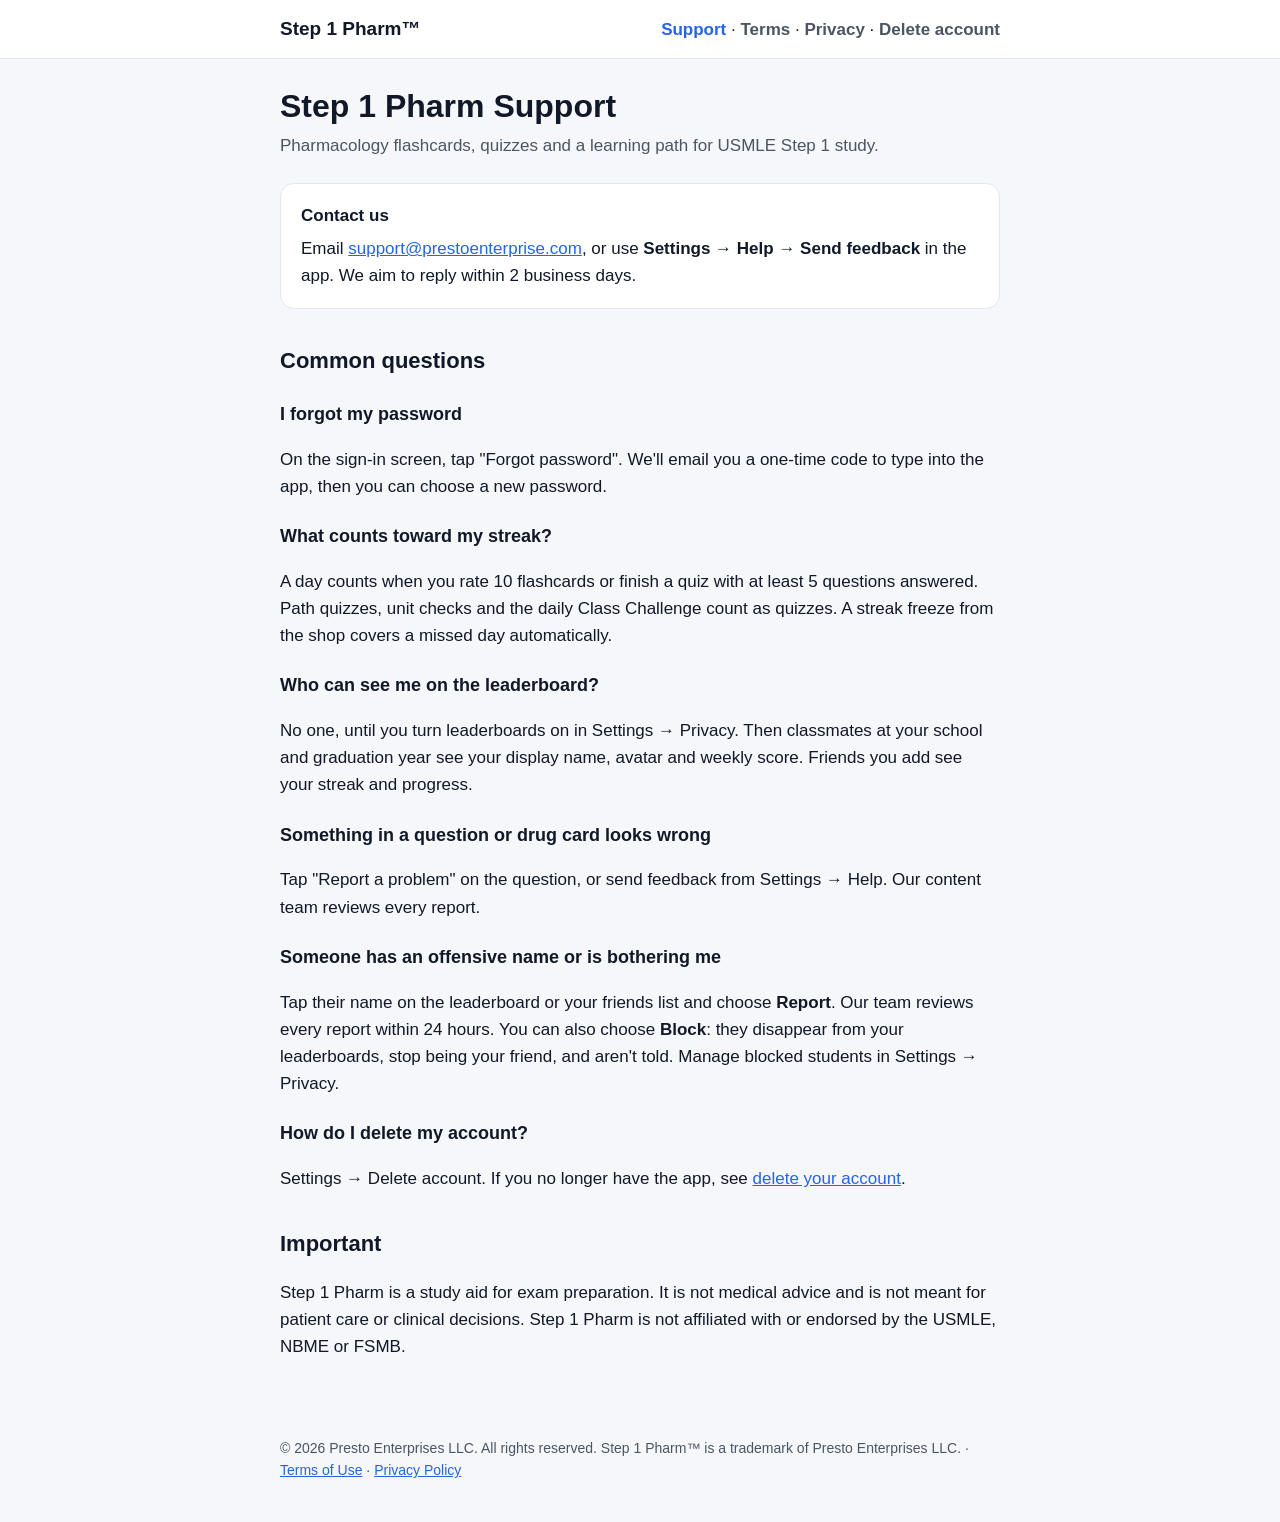
<file: index.html>
<!doctype html>
<html lang="en">
<head>
<meta charset="utf-8">
<meta name="viewport" content="width=device-width, initial-scale=1">
<title>Support · Step 1 Pharm</title>
<meta name="description" content="Help and contact for Step 1 Pharm, the pharmacology study app for medical students.">
<link rel="stylesheet" href="style.css">
</head>
<body>
<header><div class="bar">
  <a class="brand" href="./">Step 1 Pharm™</a>
  <nav><a href="./" aria-current="page">Support</a> · <a href="terms.html">Terms</a> · <a href="privacy.html">Privacy</a> · <a href="delete-account.html">Delete account</a></nav>
</div></header>
<main>
<h1>Step 1 Pharm Support</h1>
<p class="meta">Pharmacology flashcards, quizzes and a learning path for USMLE Step 1 study.</p>

<div class="card">
  <strong>Contact us</strong>
  <p style="margin: 6px 0 0">Email <a href="mailto:support@prestoenterprise.com">support@prestoenterprise.com</a>, or use <strong>Settings → Help → Send feedback</strong> in the app. We aim to reply within 2 business days.</p>
</div>

<h2>Common questions</h2>

<h3>I forgot my password</h3>
<p>On the sign-in screen, tap "Forgot password". We'll email you a one-time code to type into the app, then you can choose a new password.</p>

<h3>What counts toward my streak?</h3>
<p>A day counts when you rate 10 flashcards or finish a quiz with at least 5 questions answered. Path quizzes, unit checks and the daily Class Challenge count as quizzes. A streak freeze from the shop covers a missed day automatically.</p>

<h3>Who can see me on the leaderboard?</h3>
<p>No one, until you turn leaderboards on in Settings → Privacy. Then classmates at your school and graduation year see your display name, avatar and weekly score. Friends you add see your streak and progress.</p>

<h3>Something in a question or drug card looks wrong</h3>
<p>Tap "Report a problem" on the question, or send feedback from Settings → Help. Our content team reviews every report.</p>

<h3>Someone has an offensive name or is bothering me</h3>
<p>Tap their name on the leaderboard or your friends list and choose <strong>Report</strong>. Our team reviews every report within 24 hours. You can also choose <strong>Block</strong>: they disappear from your leaderboards, stop being your friend, and aren't told. Manage blocked students in Settings → Privacy.</p>

<h3>How do I delete my account?</h3>
<p>Settings → Delete account. If you no longer have the app, see <a href="delete-account.html">delete your account</a>.</p>

<h2>Important</h2>
<p>Step 1 Pharm is a study aid for exam preparation. It is not medical advice and is not meant for patient care or clinical decisions. Step 1 Pharm is not affiliated with or endorsed by the USMLE, NBME or FSMB.</p>
</main>
<footer>© 2026 Presto Enterprises LLC. All rights reserved. Step 1 Pharm™ is a trademark of Presto Enterprises LLC. · <a href="terms.html">Terms of Use</a> · <a href="privacy.html">Privacy Policy</a></footer>
</body>
</html>
</file>
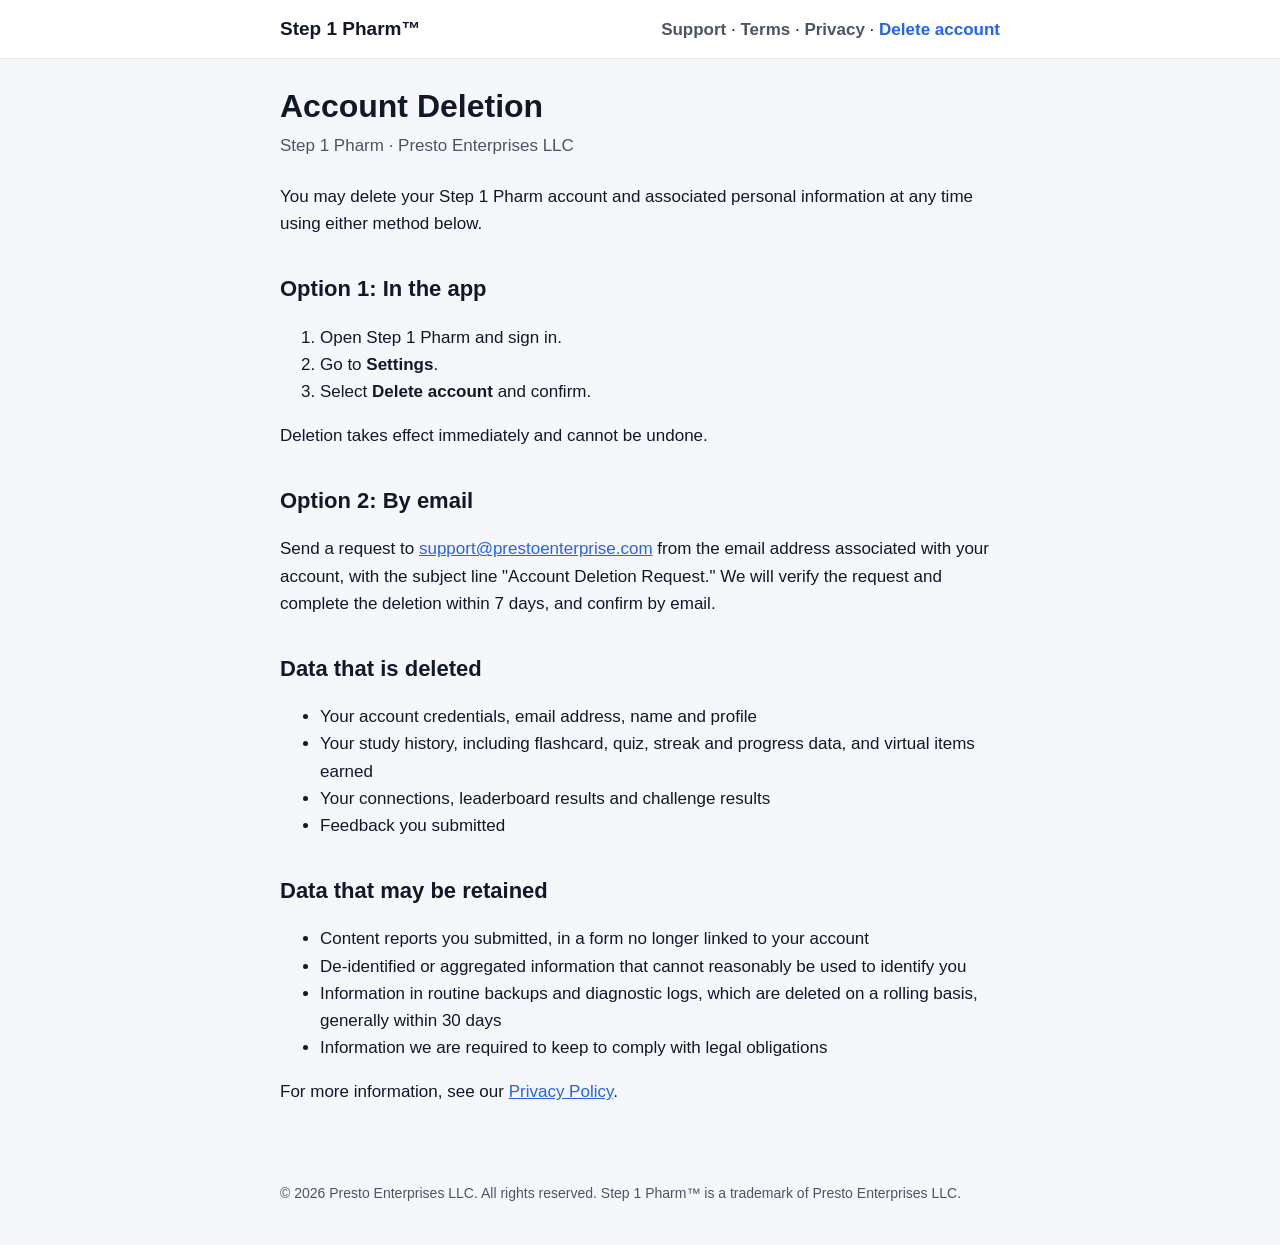
<file: delete-account.html>
<!doctype html>
<html lang="en">
<head>
<meta charset="utf-8">
<meta name="viewport" content="width=device-width, initial-scale=1">
<title>Account Deletion · Step 1 Pharm</title>
<meta name="description" content="How to delete your Step 1 Pharm account and data.">
<link rel="stylesheet" href="style.css">
</head>
<body>
<header><div class="bar">
  <a class="brand" href="./">Step 1 Pharm™</a>
  <nav><a href="./">Support</a> · <a href="terms.html">Terms</a> · <a href="privacy.html">Privacy</a> · <a href="delete-account.html" aria-current="page">Delete account</a></nav>
</div></header>
<main>
<h1>Account Deletion</h1>
<p class="meta">Step 1 Pharm · Presto Enterprises LLC</p>

<p>You may delete your Step 1 Pharm account and associated personal information at any time using either method below.</p>

<h2>Option 1: In the app</h2>
<ol>
  <li>Open Step 1 Pharm and sign in.</li>
  <li>Go to <strong>Settings</strong>.</li>
  <li>Select <strong>Delete account</strong> and confirm.</li>
</ol>
<p>Deletion takes effect immediately and cannot be undone.</p>

<h2>Option 2: By email</h2>
<p>Send a request to <a href="mailto:support@prestoenterprise.com?subject=Account%20Deletion%20Request">support@prestoenterprise.com</a> from the email address associated with your account, with the subject line "Account Deletion Request." We will verify the request and complete the deletion within 7 days, and confirm by email.</p>

<h2>Data that is deleted</h2>
<ul>
  <li>Your account credentials, email address, name and profile</li>
  <li>Your study history, including flashcard, quiz, streak and progress data, and virtual items earned</li>
  <li>Your connections, leaderboard results and challenge results</li>
  <li>Feedback you submitted</li>
</ul>

<h2>Data that may be retained</h2>
<ul>
  <li>Content reports you submitted, in a form no longer linked to your account</li>
  <li>De-identified or aggregated information that cannot reasonably be used to identify you</li>
  <li>Information in routine backups and diagnostic logs, which are deleted on a rolling basis, generally within 30 days</li>
  <li>Information we are required to keep to comply with legal obligations</li>
</ul>
<p>For more information, see our <a href="privacy.html">Privacy Policy</a>.</p>
</main>
<footer>© 2026 Presto Enterprises LLC. All rights reserved. Step 1 Pharm™ is a trademark of Presto Enterprises LLC.</footer>
</body>
</html>
</file>
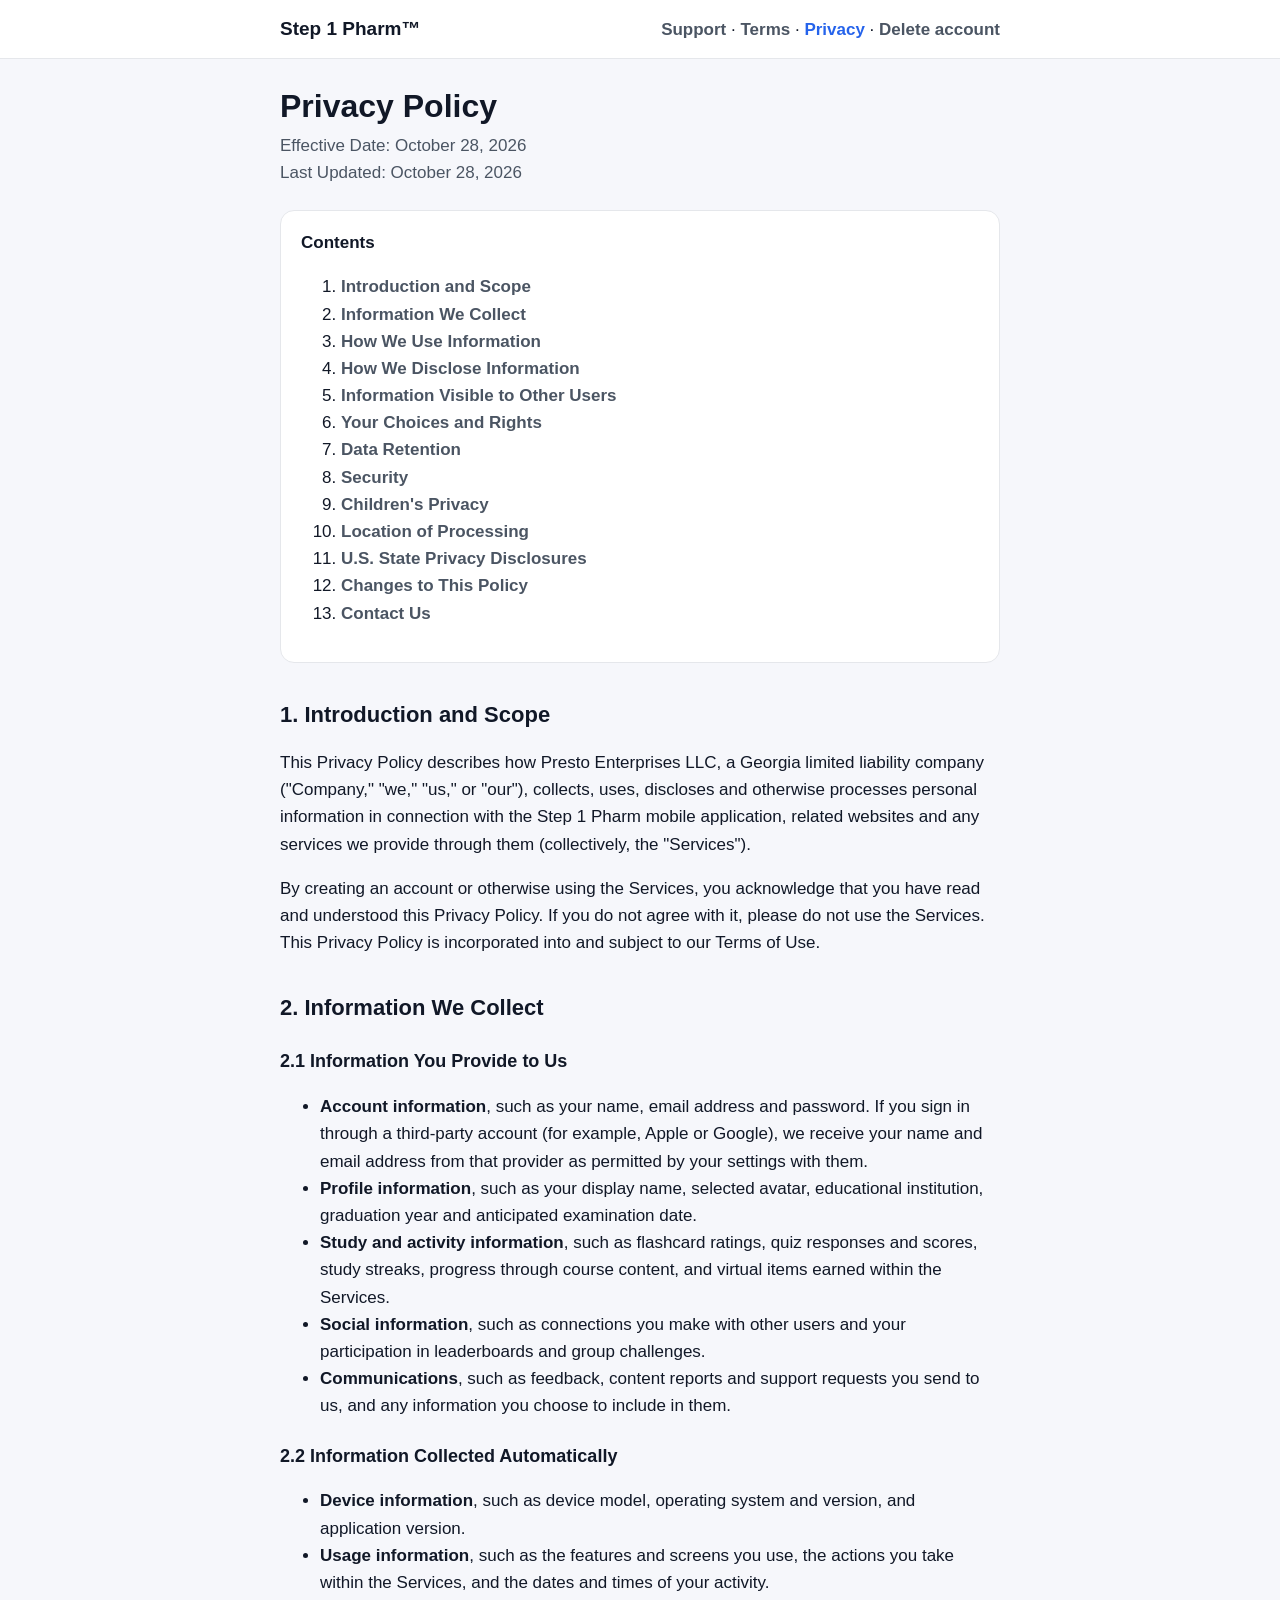
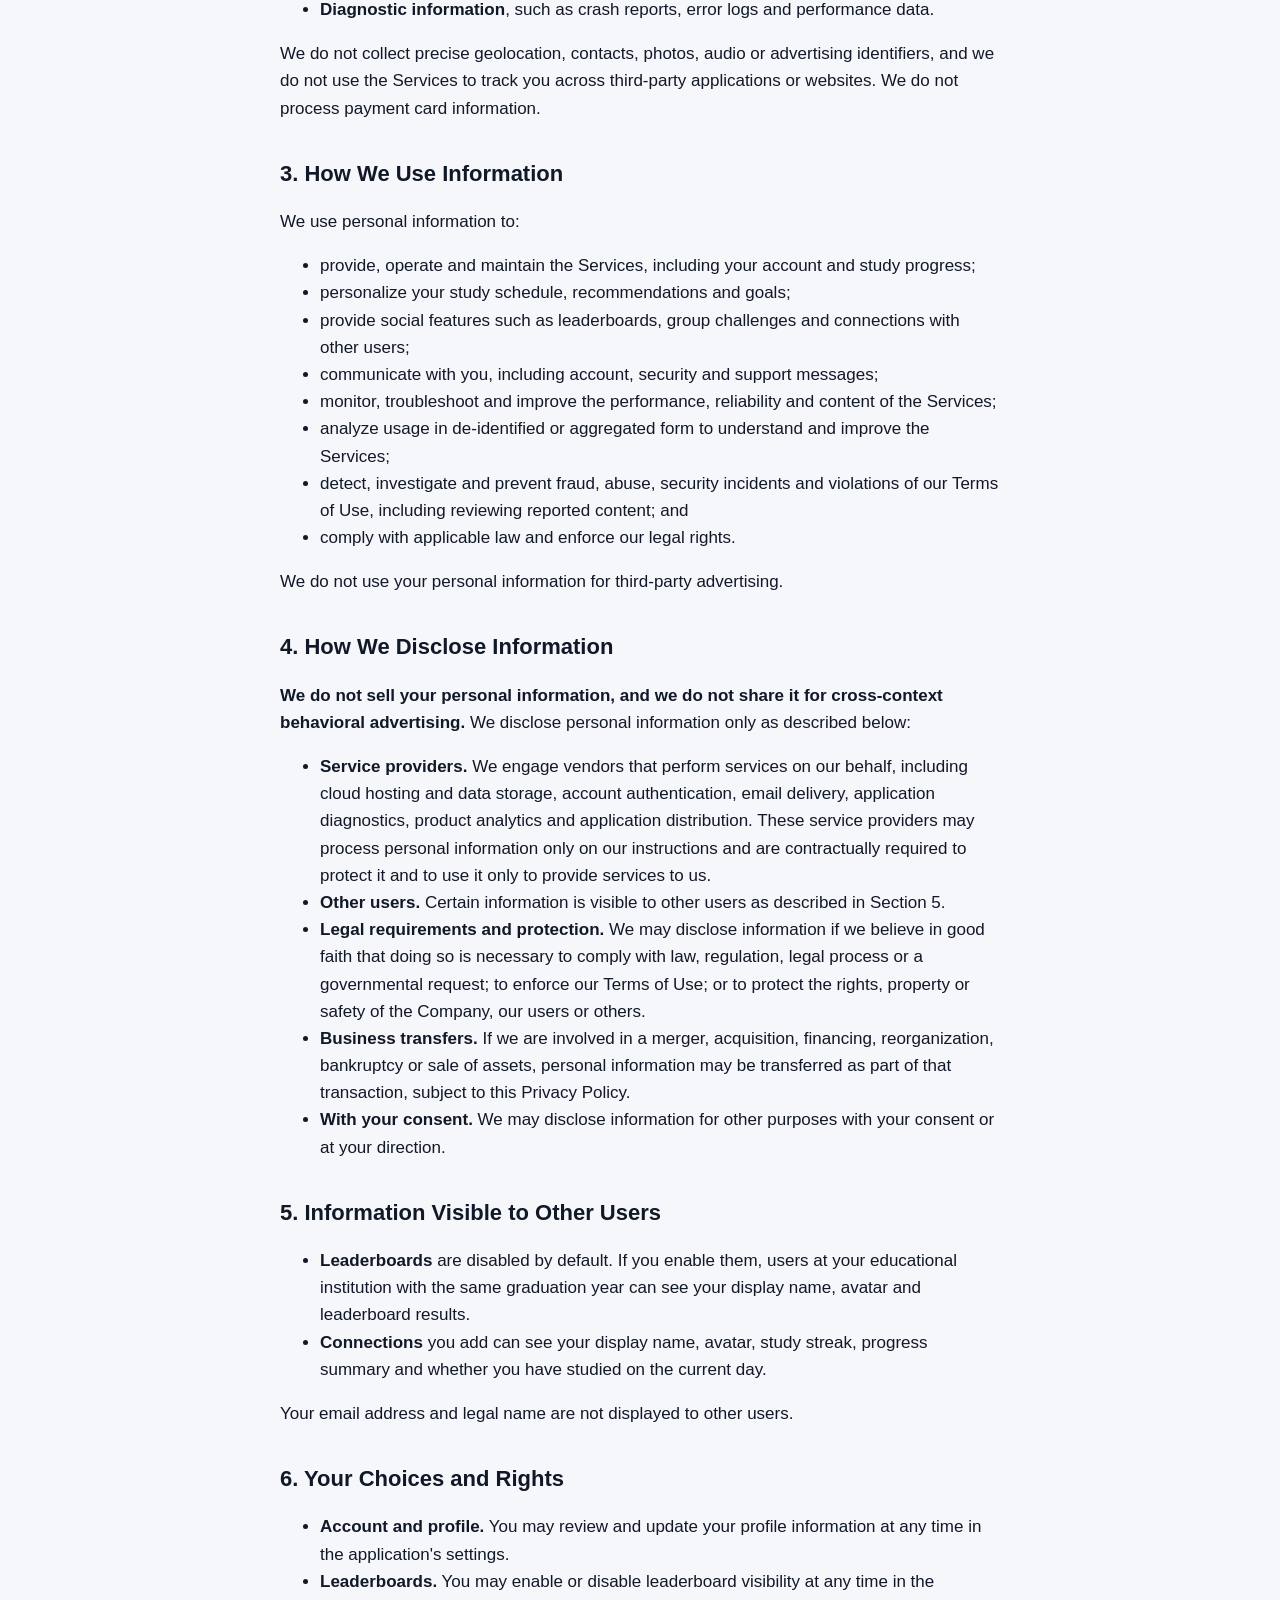
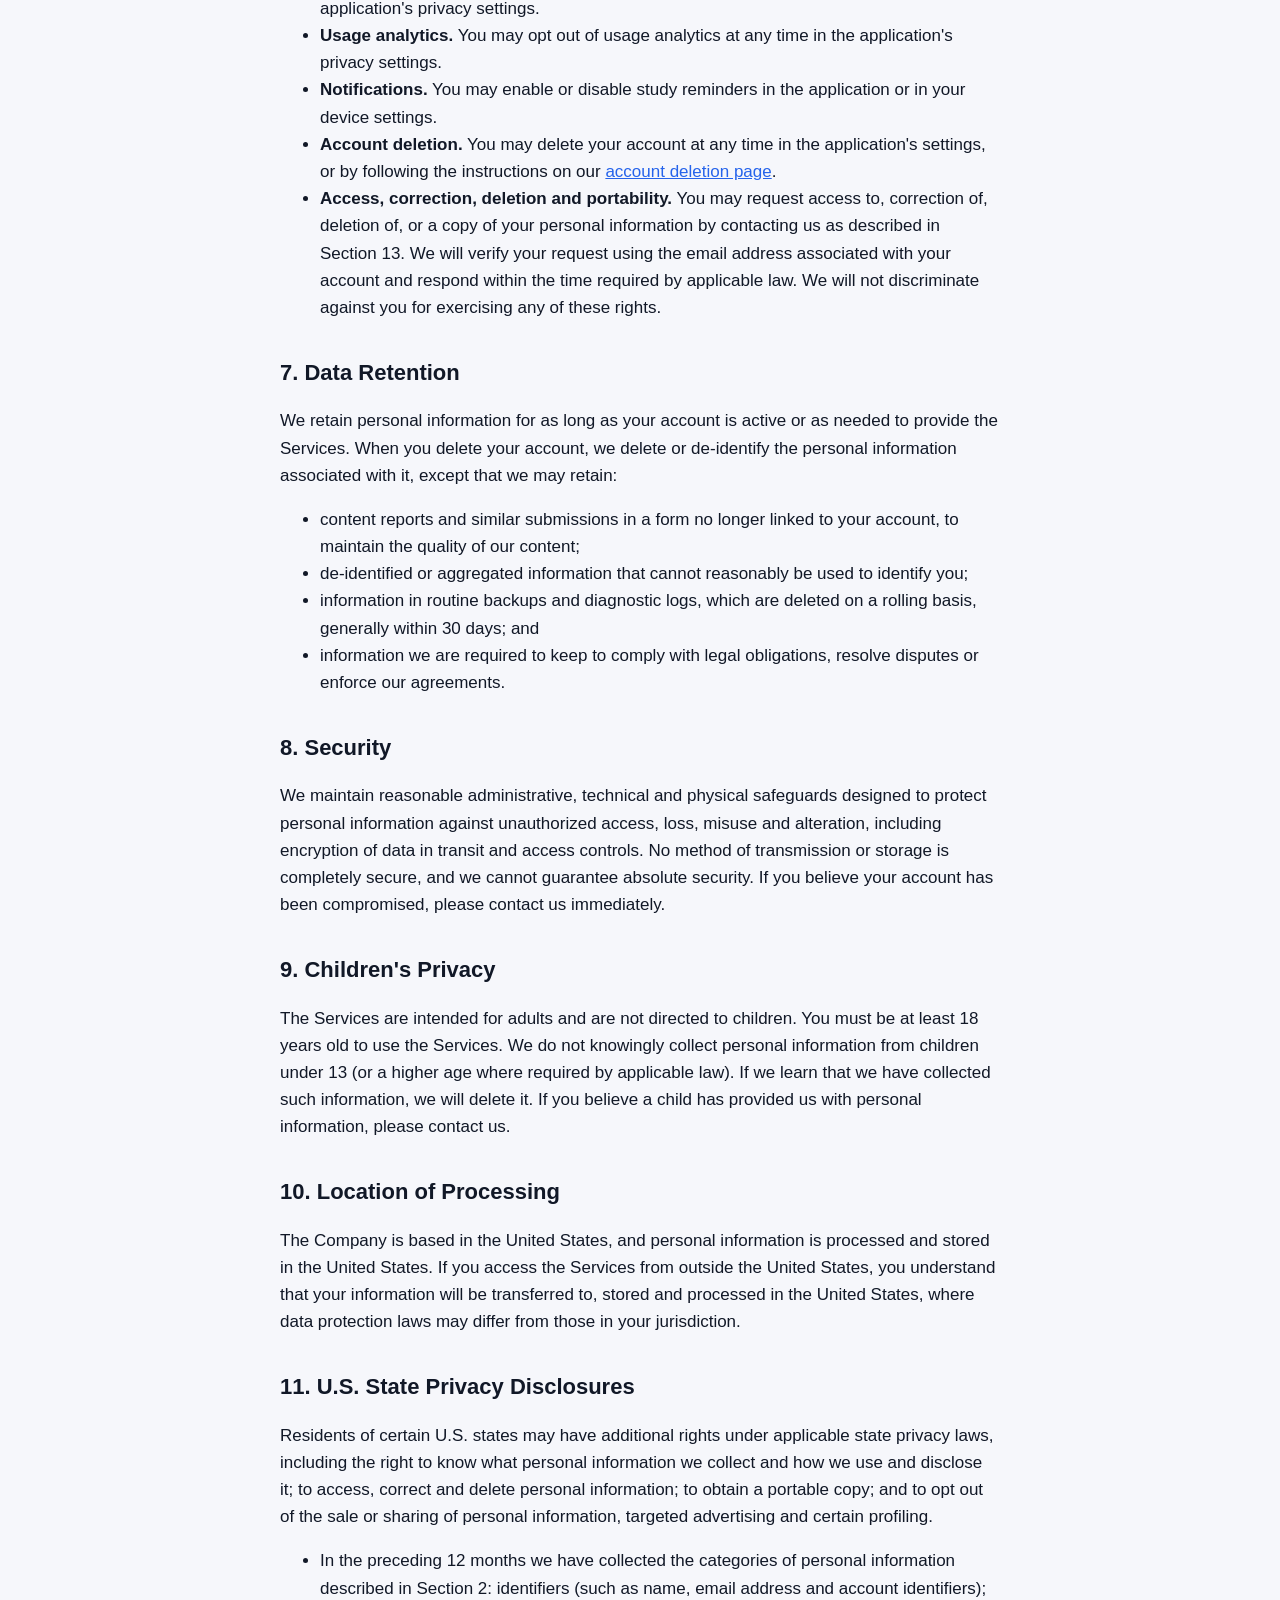
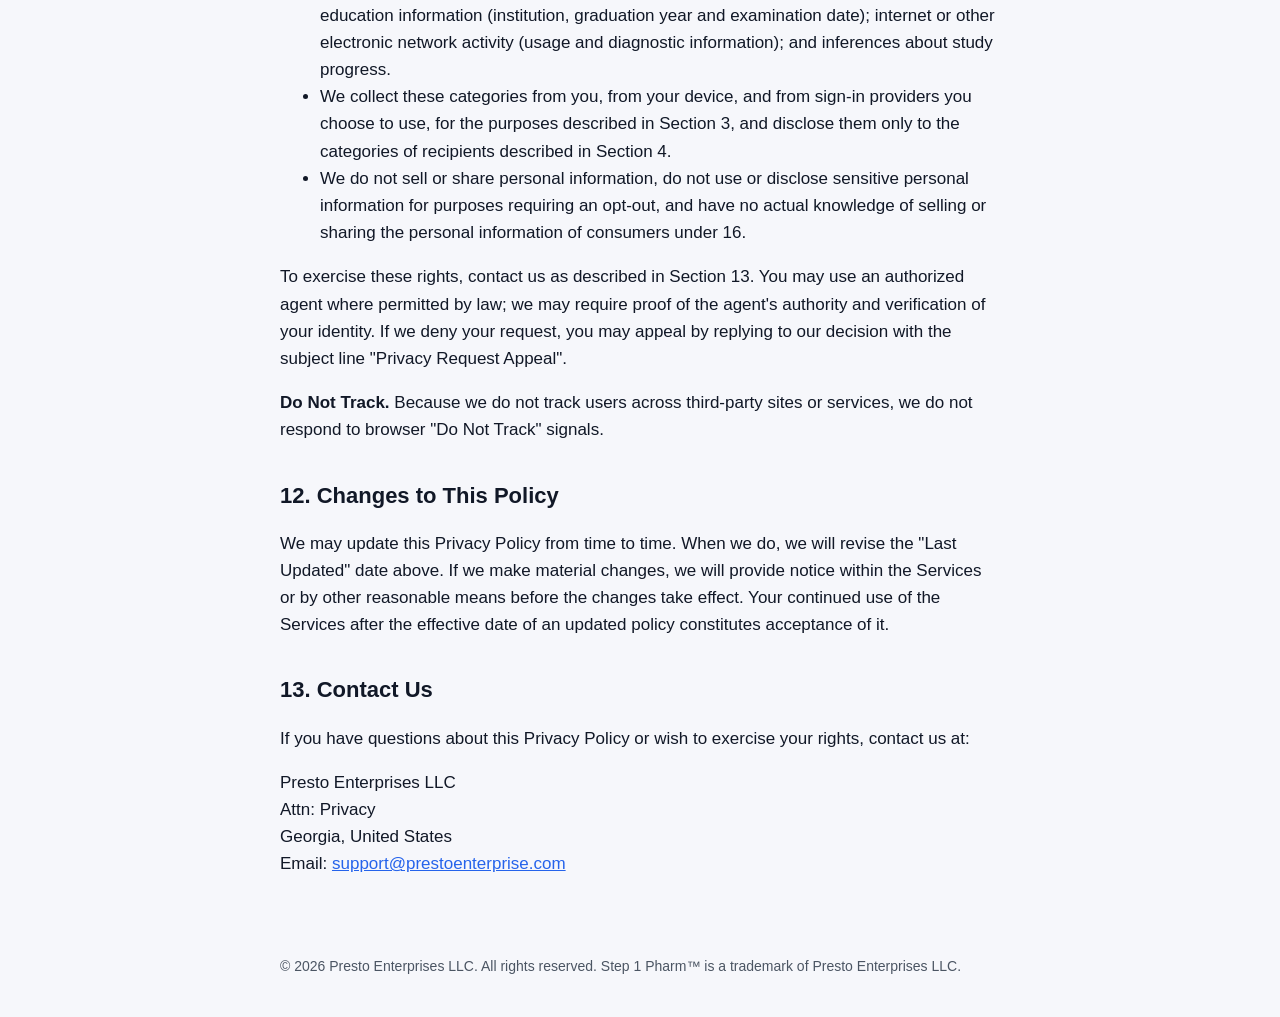
<file: privacy.html>
<!doctype html>
<html lang="en">
<head>
<meta charset="utf-8">
<meta name="viewport" content="width=device-width, initial-scale=1">
<title>Privacy Policy · Step 1 Pharm</title>
<meta name="description" content="Privacy Policy for the Step 1 Pharm mobile application, operated by Presto Enterprises LLC.">
<link rel="stylesheet" href="style.css">
</head>
<body>
<header><div class="bar">
  <a class="brand" href="./">Step 1 Pharm™</a>
  <nav><a href="./">Support</a> · <a href="terms.html">Terms</a> · <a href="privacy.html" aria-current="page">Privacy</a> · <a href="delete-account.html">Delete account</a></nav>
</div></header>
<main>
<h1>Privacy Policy</h1>
<p class="meta">Effective Date: October 28, 2026<br>Last Updated: October 28, 2026</p>

<nav class="card" aria-label="Contents">
  <strong>Contents</strong>
  <ol>
    <li><a href="#scope">Introduction and Scope</a></li>
    <li><a href="#collect">Information We Collect</a></li>
    <li><a href="#use">How We Use Information</a></li>
    <li><a href="#disclose">How We Disclose Information</a></li>
    <li><a href="#visibility">Information Visible to Other Users</a></li>
    <li><a href="#choices">Your Choices and Rights</a></li>
    <li><a href="#retention">Data Retention</a></li>
    <li><a href="#security">Security</a></li>
    <li><a href="#children">Children's Privacy</a></li>
    <li><a href="#location">Location of Processing</a></li>
    <li><a href="#state">U.S. State Privacy Disclosures</a></li>
    <li><a href="#changes">Changes to This Policy</a></li>
    <li><a href="#contact">Contact Us</a></li>
  </ol>
</nav>

<h2 id="scope">1. Introduction and Scope</h2>
<p>This Privacy Policy describes how Presto Enterprises LLC, a Georgia limited liability company ("Company," "we," "us," or "our"), collects, uses, discloses and otherwise processes personal information in connection with the Step 1 Pharm mobile application, related websites and any services we provide through them (collectively, the "Services").</p>
<p>By creating an account or otherwise using the Services, you acknowledge that you have read and understood this Privacy Policy. If you do not agree with it, please do not use the Services. This Privacy Policy is incorporated into and subject to our Terms of Use.</p>

<h2 id="collect">2. Information We Collect</h2>
<h3>2.1 Information You Provide to Us</h3>
<ul>
  <li><strong>Account information</strong>, such as your name, email address and password. If you sign in through a third-party account (for example, Apple or Google), we receive your name and email address from that provider as permitted by your settings with them.</li>
  <li><strong>Profile information</strong>, such as your display name, selected avatar, educational institution, graduation year and anticipated examination date.</li>
  <li><strong>Study and activity information</strong>, such as flashcard ratings, quiz responses and scores, study streaks, progress through course content, and virtual items earned within the Services.</li>
  <li><strong>Social information</strong>, such as connections you make with other users and your participation in leaderboards and group challenges.</li>
  <li><strong>Communications</strong>, such as feedback, content reports and support requests you send to us, and any information you choose to include in them.</li>
</ul>
<h3>2.2 Information Collected Automatically</h3>
<ul>
  <li><strong>Device information</strong>, such as device model, operating system and version, and application version.</li>
  <li><strong>Usage information</strong>, such as the features and screens you use, the actions you take within the Services, and the dates and times of your activity.</li>
  <li><strong>Diagnostic information</strong>, such as crash reports, error logs and performance data.</li>
</ul>
<p>We do not collect precise geolocation, contacts, photos, audio or advertising identifiers, and we do not use the Services to track you across third-party applications or websites. We do not process payment card information.</p>

<h2 id="use">3. How We Use Information</h2>
<p>We use personal information to:</p>
<ul>
  <li>provide, operate and maintain the Services, including your account and study progress;</li>
  <li>personalize your study schedule, recommendations and goals;</li>
  <li>provide social features such as leaderboards, group challenges and connections with other users;</li>
  <li>communicate with you, including account, security and support messages;</li>
  <li>monitor, troubleshoot and improve the performance, reliability and content of the Services;</li>
  <li>analyze usage in de-identified or aggregated form to understand and improve the Services;</li>
  <li>detect, investigate and prevent fraud, abuse, security incidents and violations of our Terms of Use, including reviewing reported content; and</li>
  <li>comply with applicable law and enforce our legal rights.</li>
</ul>
<p>We do not use your personal information for third-party advertising.</p>

<h2 id="disclose">4. How We Disclose Information</h2>
<p><strong>We do not sell your personal information, and we do not share it for cross-context behavioral advertising.</strong> We disclose personal information only as described below:</p>
<ul>
  <li><strong>Service providers.</strong> We engage vendors that perform services on our behalf, including cloud hosting and data storage, account authentication, email delivery, application diagnostics, product analytics and application distribution. These service providers may process personal information only on our instructions and are contractually required to protect it and to use it only to provide services to us.</li>
  <li><strong>Other users.</strong> Certain information is visible to other users as described in Section 5.</li>
  <li><strong>Legal requirements and protection.</strong> We may disclose information if we believe in good faith that doing so is necessary to comply with law, regulation, legal process or a governmental request; to enforce our Terms of Use; or to protect the rights, property or safety of the Company, our users or others.</li>
  <li><strong>Business transfers.</strong> If we are involved in a merger, acquisition, financing, reorganization, bankruptcy or sale of assets, personal information may be transferred as part of that transaction, subject to this Privacy Policy.</li>
  <li><strong>With your consent.</strong> We may disclose information for other purposes with your consent or at your direction.</li>
</ul>

<h2 id="visibility">5. Information Visible to Other Users</h2>
<ul>
  <li><strong>Leaderboards</strong> are disabled by default. If you enable them, users at your educational institution with the same graduation year can see your display name, avatar and leaderboard results.</li>
  <li><strong>Connections</strong> you add can see your display name, avatar, study streak, progress summary and whether you have studied on the current day.</li>
</ul>
<p>Your email address and legal name are not displayed to other users.</p>

<h2 id="choices">6. Your Choices and Rights</h2>
<ul>
  <li><strong>Account and profile.</strong> You may review and update your profile information at any time in the application's settings.</li>
  <li><strong>Leaderboards.</strong> You may enable or disable leaderboard visibility at any time in the application's privacy settings.</li>
  <li><strong>Usage analytics.</strong> You may opt out of usage analytics at any time in the application's privacy settings.</li>
  <li><strong>Notifications.</strong> You may enable or disable study reminders in the application or in your device settings.</li>
  <li><strong>Account deletion.</strong> You may delete your account at any time in the application's settings, or by following the instructions on our <a href="delete-account.html">account deletion page</a>.</li>
  <li><strong>Access, correction, deletion and portability.</strong> You may request access to, correction of, deletion of, or a copy of your personal information by contacting us as described in Section 13. We will verify your request using the email address associated with your account and respond within the time required by applicable law. We will not discriminate against you for exercising any of these rights.</li>
</ul>

<h2 id="retention">7. Data Retention</h2>
<p>We retain personal information for as long as your account is active or as needed to provide the Services. When you delete your account, we delete or de-identify the personal information associated with it, except that we may retain:</p>
<ul>
  <li>content reports and similar submissions in a form no longer linked to your account, to maintain the quality of our content;</li>
  <li>de-identified or aggregated information that cannot reasonably be used to identify you;</li>
  <li>information in routine backups and diagnostic logs, which are deleted on a rolling basis, generally within 30 days; and</li>
  <li>information we are required to keep to comply with legal obligations, resolve disputes or enforce our agreements.</li>
</ul>

<h2 id="security">8. Security</h2>
<p>We maintain reasonable administrative, technical and physical safeguards designed to protect personal information against unauthorized access, loss, misuse and alteration, including encryption of data in transit and access controls. No method of transmission or storage is completely secure, and we cannot guarantee absolute security. If you believe your account has been compromised, please contact us immediately.</p>

<h2 id="children">9. Children's Privacy</h2>
<p>The Services are intended for adults and are not directed to children. You must be at least 18 years old to use the Services. We do not knowingly collect personal information from children under 13 (or a higher age where required by applicable law). If we learn that we have collected such information, we will delete it. If you believe a child has provided us with personal information, please contact us.</p>

<h2 id="location">10. Location of Processing</h2>
<p>The Company is based in the United States, and personal information is processed and stored in the United States. If you access the Services from outside the United States, you understand that your information will be transferred to, stored and processed in the United States, where data protection laws may differ from those in your jurisdiction.</p>

<h2 id="state">11. U.S. State Privacy Disclosures</h2>
<p>Residents of certain U.S. states may have additional rights under applicable state privacy laws, including the right to know what personal information we collect and how we use and disclose it; to access, correct and delete personal information; to obtain a portable copy; and to opt out of the sale or sharing of personal information, targeted advertising and certain profiling.</p>
<ul>
  <li>In the preceding 12 months we have collected the categories of personal information described in Section 2: identifiers (such as name, email address and account identifiers); education information (institution, graduation year and examination date); internet or other electronic network activity (usage and diagnostic information); and inferences about study progress.</li>
  <li>We collect these categories from you, from your device, and from sign-in providers you choose to use, for the purposes described in Section 3, and disclose them only to the categories of recipients described in Section 4.</li>
  <li>We do not sell or share personal information, do not use or disclose sensitive personal information for purposes requiring an opt-out, and have no actual knowledge of selling or sharing the personal information of consumers under 16.</li>
</ul>
<p>To exercise these rights, contact us as described in Section 13. You may use an authorized agent where permitted by law; we may require proof of the agent's authority and verification of your identity. If we deny your request, you may appeal by replying to our decision with the subject line "Privacy Request Appeal".</p>
<p><strong>Do Not Track.</strong> Because we do not track users across third-party sites or services, we do not respond to browser "Do Not Track" signals.</p>

<h2 id="changes">12. Changes to This Policy</h2>
<p>We may update this Privacy Policy from time to time. When we do, we will revise the "Last Updated" date above. If we make material changes, we will provide notice within the Services or by other reasonable means before the changes take effect. Your continued use of the Services after the effective date of an updated policy constitutes acceptance of it.</p>

<h2 id="contact">13. Contact Us</h2>
<p>If you have questions about this Privacy Policy or wish to exercise your rights, contact us at:</p>
<p>Presto Enterprises LLC<br>
Attn: Privacy<br>
Georgia, United States<br>
Email: <a href="mailto:support@prestoenterprise.com?subject=Privacy%20Request">support@prestoenterprise.com</a></p>
</main>
<footer>© 2026 Presto Enterprises LLC. All rights reserved. Step 1 Pharm™ is a trademark of Presto Enterprises LLC.</footer>
</body>
</html>
</file>
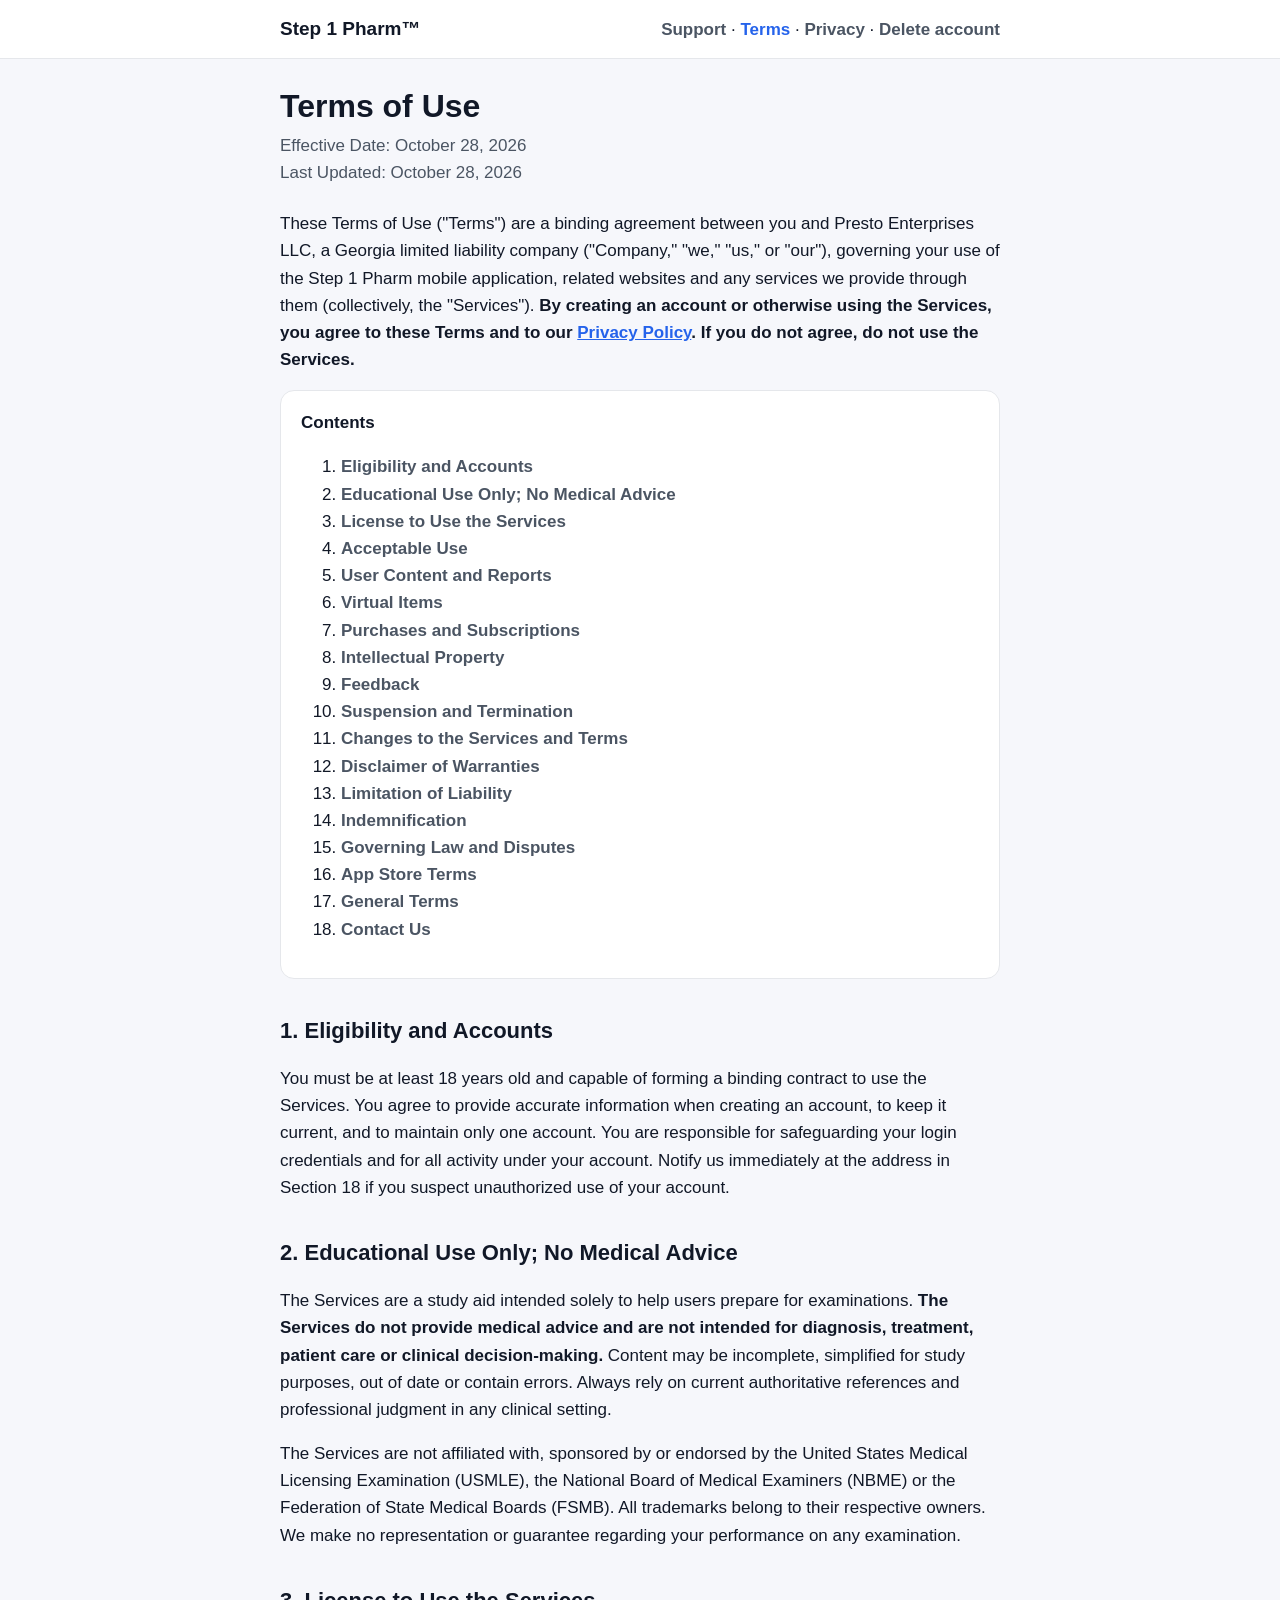
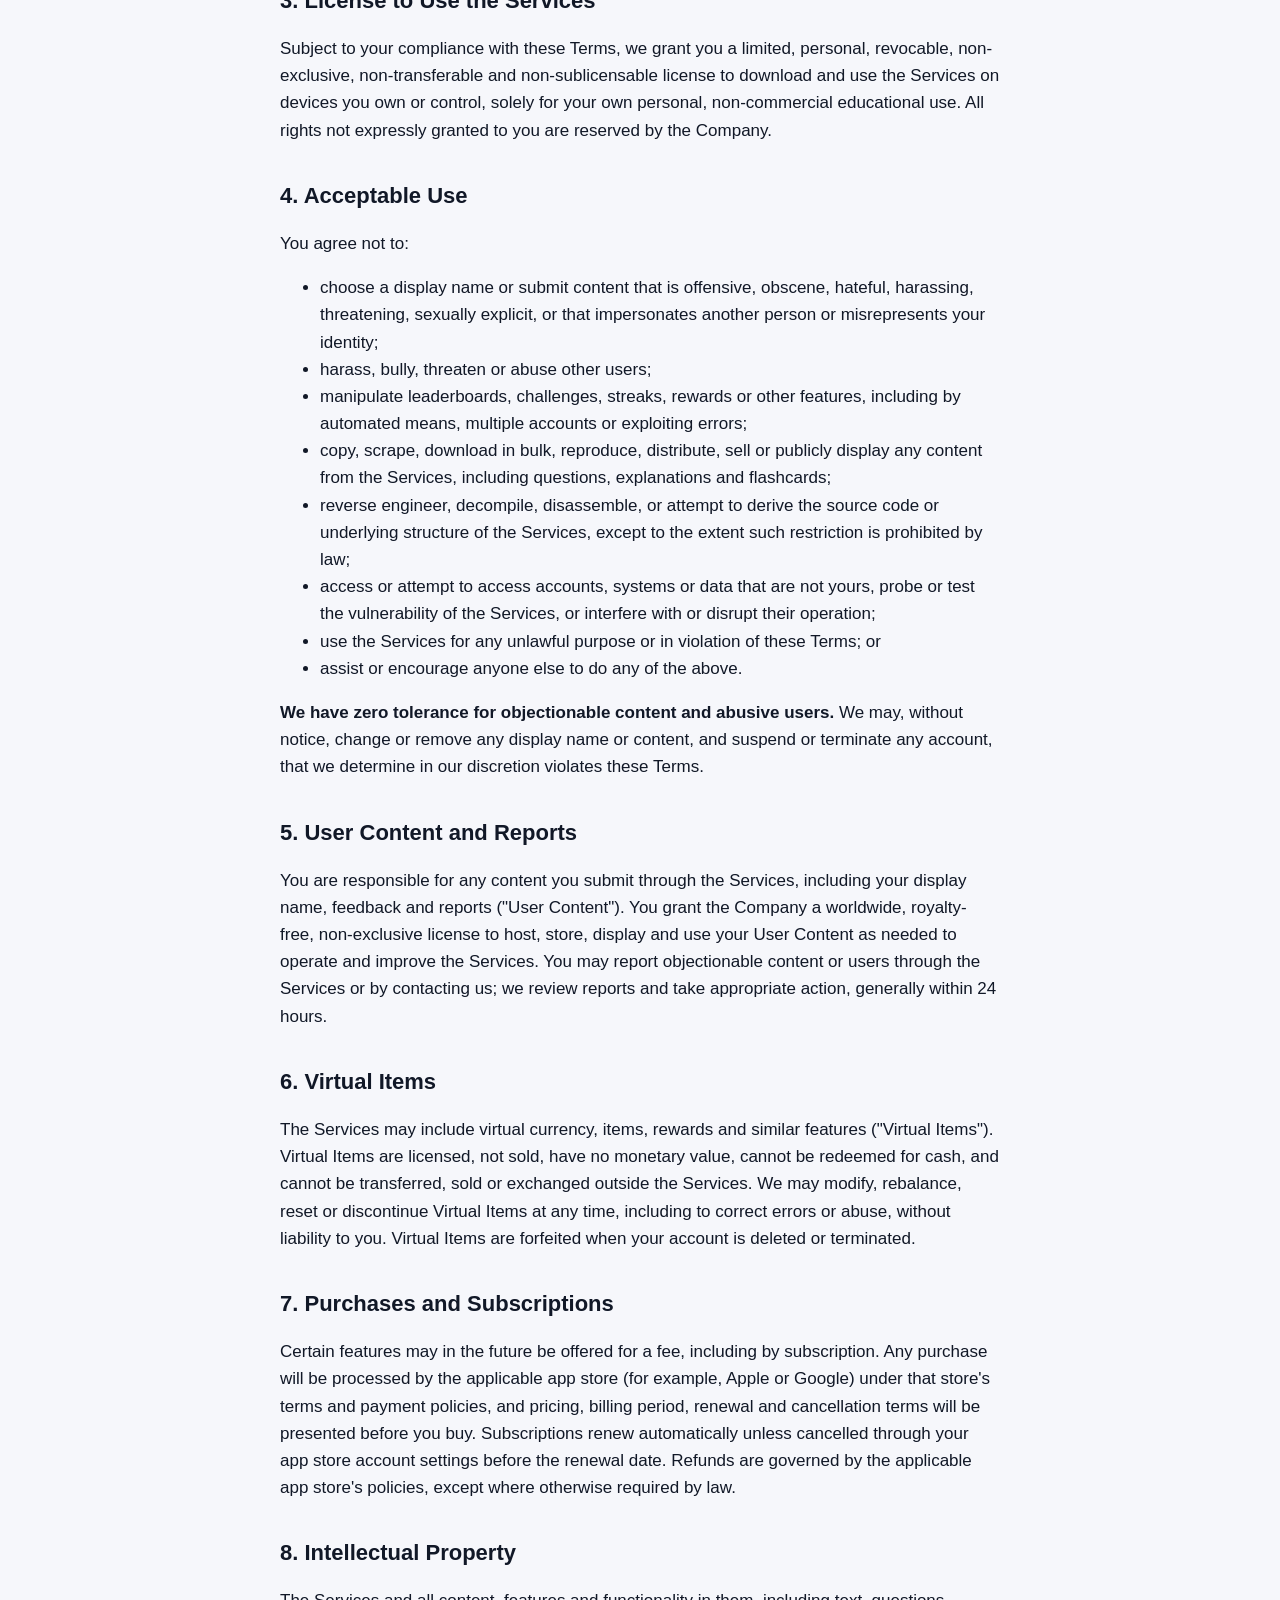
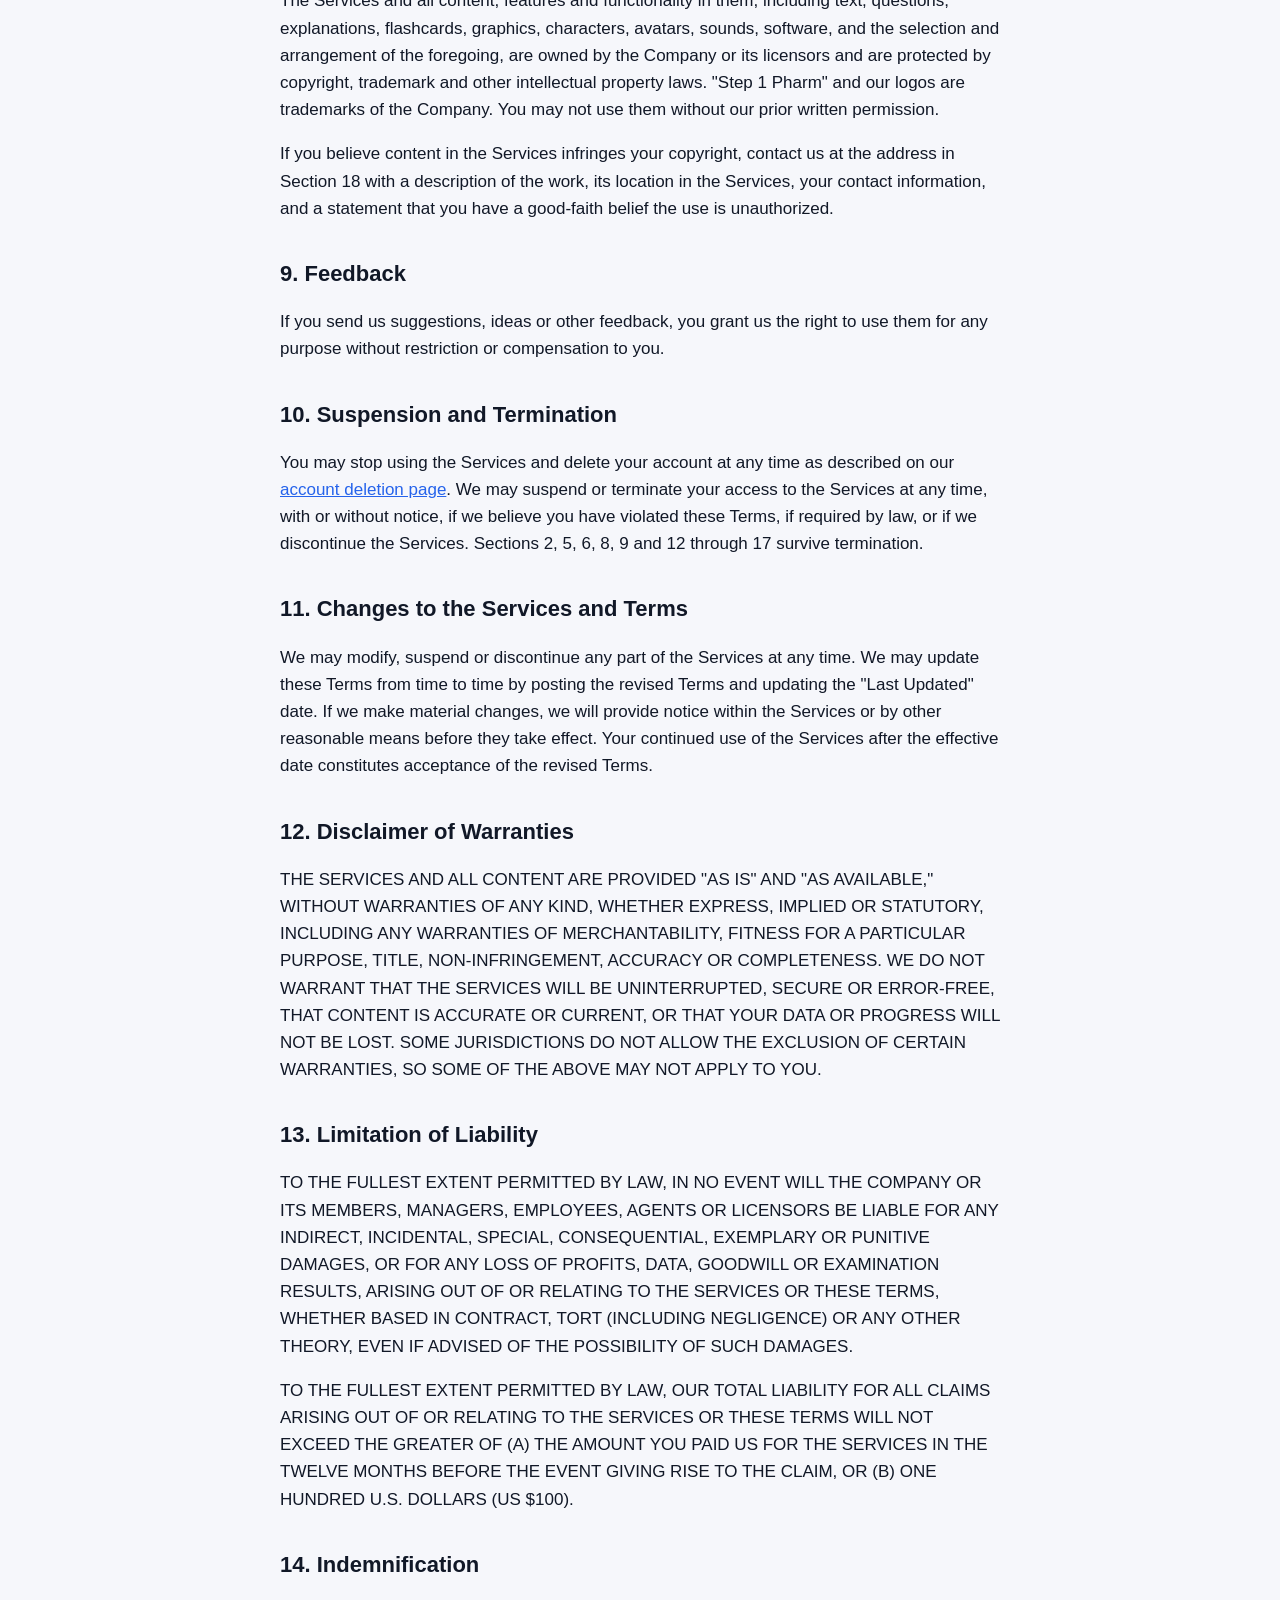
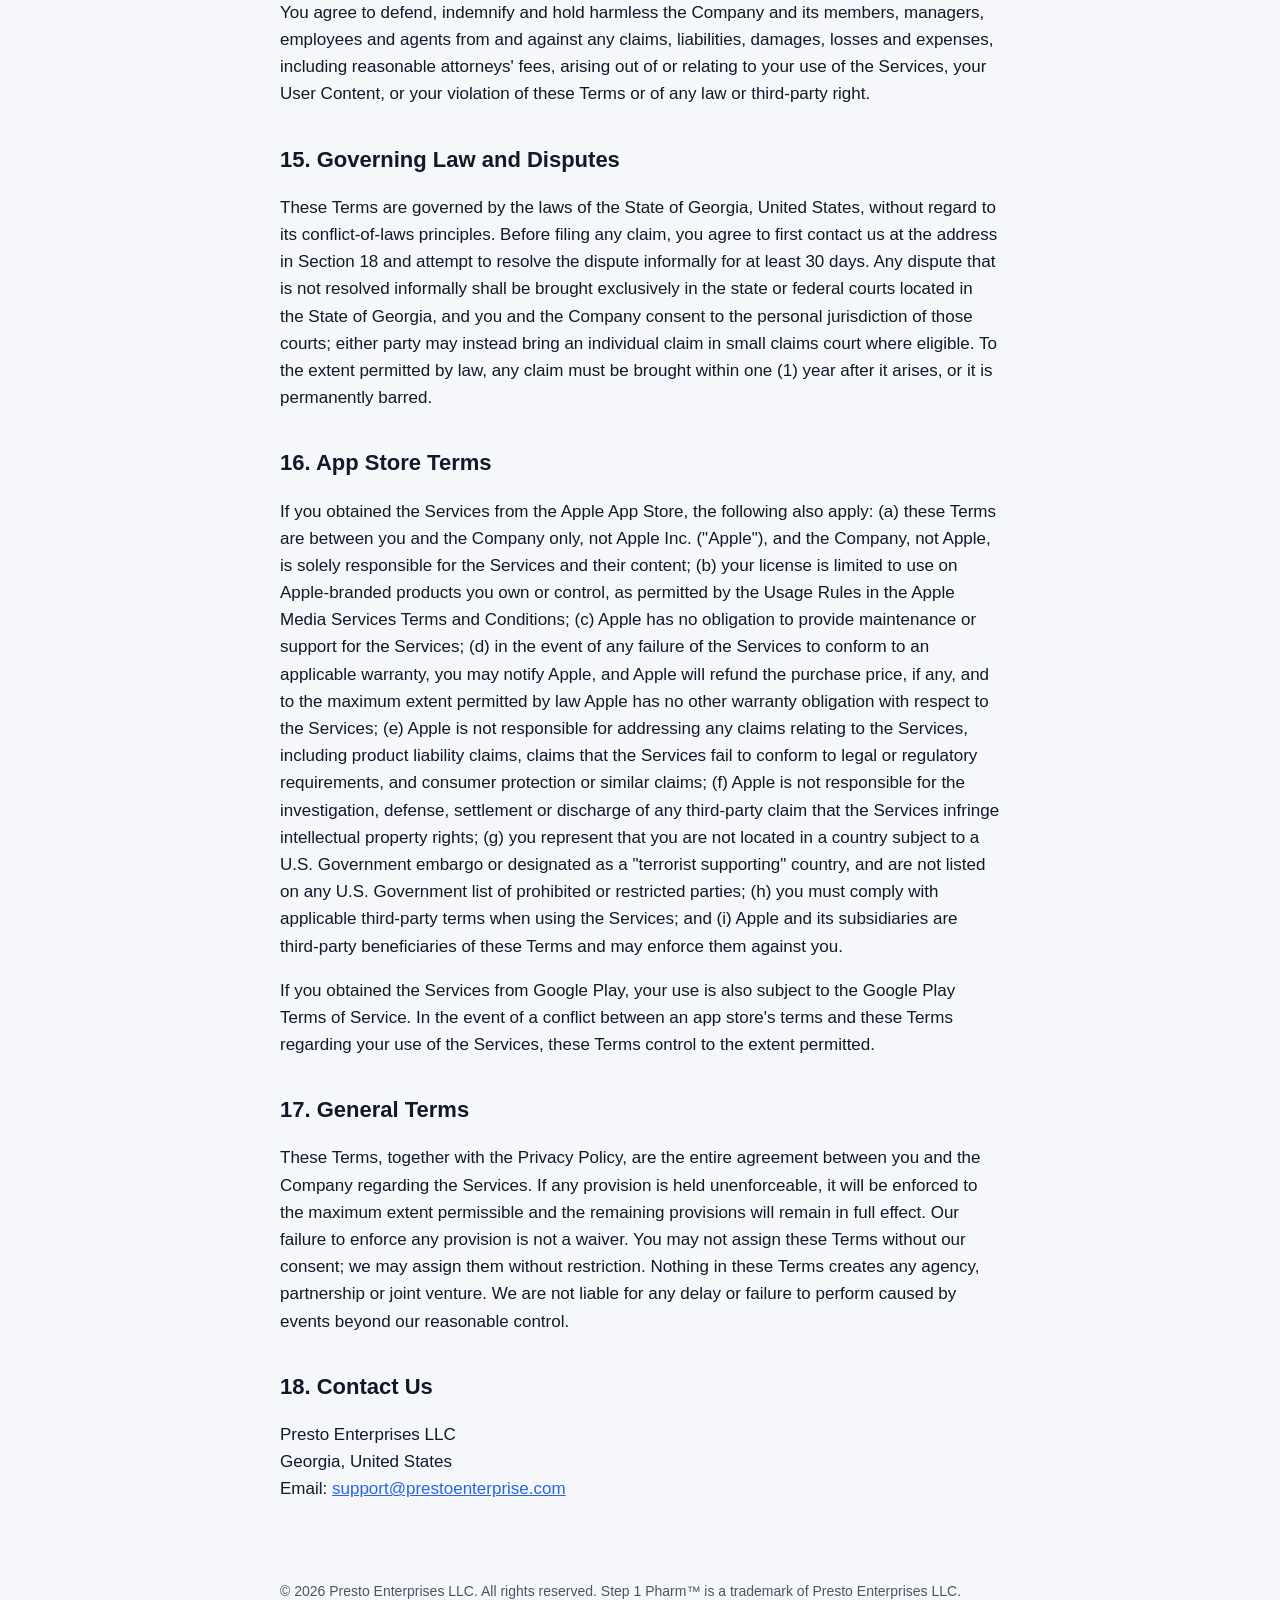
<file: terms.html>
<!doctype html>
<html lang="en">
<head>
<meta charset="utf-8">
<meta name="viewport" content="width=device-width, initial-scale=1">
<title>Terms of Use · Step 1 Pharm</title>
<meta name="description" content="Terms of Use for the Step 1 Pharm mobile application, operated by Presto Enterprises LLC.">
<link rel="stylesheet" href="style.css">
</head>
<body>
<header><div class="bar">
  <a class="brand" href="./">Step 1 Pharm™</a>
  <nav><a href="./">Support</a> · <a href="terms.html" aria-current="page">Terms</a> · <a href="privacy.html">Privacy</a> · <a href="delete-account.html">Delete account</a></nav>
</div></header>
<main>
<h1>Terms of Use</h1>
<p class="meta">Effective Date: October 28, 2026<br>Last Updated: October 28, 2026</p>

<p>These Terms of Use ("Terms") are a binding agreement between you and Presto Enterprises LLC, a Georgia limited liability company ("Company," "we," "us," or "our"), governing your use of the Step 1 Pharm mobile application, related websites and any services we provide through them (collectively, the "Services"). <strong>By creating an account or otherwise using the Services, you agree to these Terms and to our <a href="privacy.html">Privacy Policy</a>. If you do not agree, do not use the Services.</strong></p>

<nav class="card" aria-label="Contents">
  <strong>Contents</strong>
  <ol>
    <li><a href="#eligibility">Eligibility and Accounts</a></li>
    <li><a href="#educational">Educational Use Only; No Medical Advice</a></li>
    <li><a href="#license">License to Use the Services</a></li>
    <li><a href="#conduct">Acceptable Use</a></li>
    <li><a href="#usercontent">User Content and Reports</a></li>
    <li><a href="#virtual">Virtual Items</a></li>
    <li><a href="#purchases">Purchases and Subscriptions</a></li>
    <li><a href="#ip">Intellectual Property</a></li>
    <li><a href="#feedback">Feedback</a></li>
    <li><a href="#termination">Suspension and Termination</a></li>
    <li><a href="#changes">Changes to the Services and Terms</a></li>
    <li><a href="#disclaimer">Disclaimer of Warranties</a></li>
    <li><a href="#liability">Limitation of Liability</a></li>
    <li><a href="#indemnity">Indemnification</a></li>
    <li><a href="#law">Governing Law and Disputes</a></li>
    <li><a href="#stores">App Store Terms</a></li>
    <li><a href="#general">General Terms</a></li>
    <li><a href="#contact">Contact Us</a></li>
  </ol>
</nav>

<h2 id="eligibility">1. Eligibility and Accounts</h2>
<p>You must be at least 18 years old and capable of forming a binding contract to use the Services. You agree to provide accurate information when creating an account, to keep it current, and to maintain only one account. You are responsible for safeguarding your login credentials and for all activity under your account. Notify us immediately at the address in Section 18 if you suspect unauthorized use of your account.</p>

<h2 id="educational">2. Educational Use Only; No Medical Advice</h2>
<p>The Services are a study aid intended solely to help users prepare for examinations. <strong>The Services do not provide medical advice and are not intended for diagnosis, treatment, patient care or clinical decision-making.</strong> Content may be incomplete, simplified for study purposes, out of date or contain errors. Always rely on current authoritative references and professional judgment in any clinical setting.</p>
<p>The Services are not affiliated with, sponsored by or endorsed by the United States Medical Licensing Examination (USMLE), the National Board of Medical Examiners (NBME) or the Federation of State Medical Boards (FSMB). All trademarks belong to their respective owners. We make no representation or guarantee regarding your performance on any examination.</p>

<h2 id="license">3. License to Use the Services</h2>
<p>Subject to your compliance with these Terms, we grant you a limited, personal, revocable, non-exclusive, non-transferable and non-sublicensable license to download and use the Services on devices you own or control, solely for your own personal, non-commercial educational use. All rights not expressly granted to you are reserved by the Company.</p>

<h2 id="conduct">4. Acceptable Use</h2>
<p>You agree not to:</p>
<ul>
  <li>choose a display name or submit content that is offensive, obscene, hateful, harassing, threatening, sexually explicit, or that impersonates another person or misrepresents your identity;</li>
  <li>harass, bully, threaten or abuse other users;</li>
  <li>manipulate leaderboards, challenges, streaks, rewards or other features, including by automated means, multiple accounts or exploiting errors;</li>
  <li>copy, scrape, download in bulk, reproduce, distribute, sell or publicly display any content from the Services, including questions, explanations and flashcards;</li>
  <li>reverse engineer, decompile, disassemble, or attempt to derive the source code or underlying structure of the Services, except to the extent such restriction is prohibited by law;</li>
  <li>access or attempt to access accounts, systems or data that are not yours, probe or test the vulnerability of the Services, or interfere with or disrupt their operation;</li>
  <li>use the Services for any unlawful purpose or in violation of these Terms; or</li>
  <li>assist or encourage anyone else to do any of the above.</li>
</ul>
<p><strong>We have zero tolerance for objectionable content and abusive users.</strong> We may, without notice, change or remove any display name or content, and suspend or terminate any account, that we determine in our discretion violates these Terms.</p>

<h2 id="usercontent">5. User Content and Reports</h2>
<p>You are responsible for any content you submit through the Services, including your display name, feedback and reports ("User Content"). You grant the Company a worldwide, royalty-free, non-exclusive license to host, store, display and use your User Content as needed to operate and improve the Services. You may report objectionable content or users through the Services or by contacting us; we review reports and take appropriate action, generally within 24 hours.</p>

<h2 id="virtual">6. Virtual Items</h2>
<p>The Services may include virtual currency, items, rewards and similar features ("Virtual Items"). Virtual Items are licensed, not sold, have no monetary value, cannot be redeemed for cash, and cannot be transferred, sold or exchanged outside the Services. We may modify, rebalance, reset or discontinue Virtual Items at any time, including to correct errors or abuse, without liability to you. Virtual Items are forfeited when your account is deleted or terminated.</p>

<h2 id="purchases">7. Purchases and Subscriptions</h2>
<p>Certain features may in the future be offered for a fee, including by subscription. Any purchase will be processed by the applicable app store (for example, Apple or Google) under that store's terms and payment policies, and pricing, billing period, renewal and cancellation terms will be presented before you buy. Subscriptions renew automatically unless cancelled through your app store account settings before the renewal date. Refunds are governed by the applicable app store's policies, except where otherwise required by law.</p>

<h2 id="ip">8. Intellectual Property</h2>
<p>The Services and all content, features and functionality in them, including text, questions, explanations, flashcards, graphics, characters, avatars, sounds, software, and the selection and arrangement of the foregoing, are owned by the Company or its licensors and are protected by copyright, trademark and other intellectual property laws. "Step 1 Pharm" and our logos are trademarks of the Company. You may not use them without our prior written permission.</p>
<p>If you believe content in the Services infringes your copyright, contact us at the address in Section 18 with a description of the work, its location in the Services, your contact information, and a statement that you have a good-faith belief the use is unauthorized.</p>

<h2 id="feedback">9. Feedback</h2>
<p>If you send us suggestions, ideas or other feedback, you grant us the right to use them for any purpose without restriction or compensation to you.</p>

<h2 id="termination">10. Suspension and Termination</h2>
<p>You may stop using the Services and delete your account at any time as described on our <a href="delete-account.html">account deletion page</a>. We may suspend or terminate your access to the Services at any time, with or without notice, if we believe you have violated these Terms, if required by law, or if we discontinue the Services. Sections 2, 5, 6, 8, 9 and 12 through 17 survive termination.</p>

<h2 id="changes">11. Changes to the Services and Terms</h2>
<p>We may modify, suspend or discontinue any part of the Services at any time. We may update these Terms from time to time by posting the revised Terms and updating the "Last Updated" date. If we make material changes, we will provide notice within the Services or by other reasonable means before they take effect. Your continued use of the Services after the effective date constitutes acceptance of the revised Terms.</p>

<h2 id="disclaimer">12. Disclaimer of Warranties</h2>
<p>THE SERVICES AND ALL CONTENT ARE PROVIDED "AS IS" AND "AS AVAILABLE," WITHOUT WARRANTIES OF ANY KIND, WHETHER EXPRESS, IMPLIED OR STATUTORY, INCLUDING ANY WARRANTIES OF MERCHANTABILITY, FITNESS FOR A PARTICULAR PURPOSE, TITLE, NON-INFRINGEMENT, ACCURACY OR COMPLETENESS. WE DO NOT WARRANT THAT THE SERVICES WILL BE UNINTERRUPTED, SECURE OR ERROR-FREE, THAT CONTENT IS ACCURATE OR CURRENT, OR THAT YOUR DATA OR PROGRESS WILL NOT BE LOST. SOME JURISDICTIONS DO NOT ALLOW THE EXCLUSION OF CERTAIN WARRANTIES, SO SOME OF THE ABOVE MAY NOT APPLY TO YOU.</p>

<h2 id="liability">13. Limitation of Liability</h2>
<p>TO THE FULLEST EXTENT PERMITTED BY LAW, IN NO EVENT WILL THE COMPANY OR ITS MEMBERS, MANAGERS, EMPLOYEES, AGENTS OR LICENSORS BE LIABLE FOR ANY INDIRECT, INCIDENTAL, SPECIAL, CONSEQUENTIAL, EXEMPLARY OR PUNITIVE DAMAGES, OR FOR ANY LOSS OF PROFITS, DATA, GOODWILL OR EXAMINATION RESULTS, ARISING OUT OF OR RELATING TO THE SERVICES OR THESE TERMS, WHETHER BASED IN CONTRACT, TORT (INCLUDING NEGLIGENCE) OR ANY OTHER THEORY, EVEN IF ADVISED OF THE POSSIBILITY OF SUCH DAMAGES.</p>
<p>TO THE FULLEST EXTENT PERMITTED BY LAW, OUR TOTAL LIABILITY FOR ALL CLAIMS ARISING OUT OF OR RELATING TO THE SERVICES OR THESE TERMS WILL NOT EXCEED THE GREATER OF (A) THE AMOUNT YOU PAID US FOR THE SERVICES IN THE TWELVE MONTHS BEFORE THE EVENT GIVING RISE TO THE CLAIM, OR (B) ONE HUNDRED U.S. DOLLARS (US $100).</p>

<h2 id="indemnity">14. Indemnification</h2>
<p>You agree to defend, indemnify and hold harmless the Company and its members, managers, employees and agents from and against any claims, liabilities, damages, losses and expenses, including reasonable attorneys' fees, arising out of or relating to your use of the Services, your User Content, or your violation of these Terms or of any law or third-party right.</p>

<h2 id="law">15. Governing Law and Disputes</h2>
<p>These Terms are governed by the laws of the State of Georgia, United States, without regard to its conflict-of-laws principles. Before filing any claim, you agree to first contact us at the address in Section 18 and attempt to resolve the dispute informally for at least 30 days. Any dispute that is not resolved informally shall be brought exclusively in the state or federal courts located in the State of Georgia, and you and the Company consent to the personal jurisdiction of those courts; either party may instead bring an individual claim in small claims court where eligible. To the extent permitted by law, any claim must be brought within one (1) year after it arises, or it is permanently barred.</p>

<h2 id="stores">16. App Store Terms</h2>
<p>If you obtained the Services from the Apple App Store, the following also apply: (a) these Terms are between you and the Company only, not Apple Inc. ("Apple"), and the Company, not Apple, is solely responsible for the Services and their content; (b) your license is limited to use on Apple-branded products you own or control, as permitted by the Usage Rules in the Apple Media Services Terms and Conditions; (c) Apple has no obligation to provide maintenance or support for the Services; (d) in the event of any failure of the Services to conform to an applicable warranty, you may notify Apple, and Apple will refund the purchase price, if any, and to the maximum extent permitted by law Apple has no other warranty obligation with respect to the Services; (e) Apple is not responsible for addressing any claims relating to the Services, including product liability claims, claims that the Services fail to conform to legal or regulatory requirements, and consumer protection or similar claims; (f) Apple is not responsible for the investigation, defense, settlement or discharge of any third-party claim that the Services infringe intellectual property rights; (g) you represent that you are not located in a country subject to a U.S. Government embargo or designated as a "terrorist supporting" country, and are not listed on any U.S. Government list of prohibited or restricted parties; (h) you must comply with applicable third-party terms when using the Services; and (i) Apple and its subsidiaries are third-party beneficiaries of these Terms and may enforce them against you.</p>
<p>If you obtained the Services from Google Play, your use is also subject to the Google Play Terms of Service. In the event of a conflict between an app store's terms and these Terms regarding your use of the Services, these Terms control to the extent permitted.</p>

<h2 id="general">17. General Terms</h2>
<p>These Terms, together with the Privacy Policy, are the entire agreement between you and the Company regarding the Services. If any provision is held unenforceable, it will be enforced to the maximum extent permissible and the remaining provisions will remain in full effect. Our failure to enforce any provision is not a waiver. You may not assign these Terms without our consent; we may assign them without restriction. Nothing in these Terms creates any agency, partnership or joint venture. We are not liable for any delay or failure to perform caused by events beyond our reasonable control.</p>

<h2 id="contact">18. Contact Us</h2>
<p>Presto Enterprises LLC<br>
Georgia, United States<br>
Email: <a href="mailto:support@prestoenterprise.com">support@prestoenterprise.com</a></p>
</main>
<footer>© 2026 Presto Enterprises LLC. All rights reserved. Step 1 Pharm™ is a trademark of Presto Enterprises LLC.</footer>
</body>
</html>
</file>
<file: style.css>
:root { --ink: #111827; --muted: #4b5563; --line: #e5e7eb; --accent: #2563eb; --bg: #f6f7fb; --card: #ffffff; }
@media (prefers-color-scheme: dark) { :root { --ink: #f3f4f6; --muted: #9ca3af; --line: #374151; --accent: #60a5fa; --bg: #0f172a; --card: #111827; } }
* { box-sizing: border-box; }
body { margin: 0; background: var(--bg); color: var(--ink); font: 17px/1.6 -apple-system, BlinkMacSystemFont, "Segoe UI", Inter, Roboto, sans-serif; }
header { background: var(--card); border-bottom: 1px solid var(--line); }
.bar { max-width: 760px; margin: 0 auto; padding: 14px 20px; display: flex; flex-wrap: wrap; gap: 8px 20px; align-items: center; }
.brand { font-weight: 800; font-size: 19px; color: var(--ink); text-decoration: none; margin-right: auto; }
nav a { color: var(--muted); text-decoration: none; font-weight: 600; }
nav a:hover, nav a[aria-current="page"] { color: var(--accent); }
main { max-width: 760px; margin: 0 auto; padding: 28px 20px 60px; }
h1 { font-size: 32px; line-height: 1.2; margin: 0 0 6px; }
h2 { font-size: 22px; margin: 34px 0 8px; }
h3 { font-size: 18px; margin: 22px 0 4px; }
.meta { color: var(--muted); margin: 0 0 24px; }
a { color: var(--accent); }
.card { background: var(--card); border: 1px solid var(--line); border-radius: 14px; padding: 18px 20px; margin: 16px 0; }
table { width: 100%; border-collapse: collapse; font-size: 15px; }
.table { overflow-x: auto; }
th, td { text-align: left; vertical-align: top; padding: 10px 8px; border-bottom: 1px solid var(--line); }
th { font-weight: 700; }
footer { max-width: 760px; margin: 0 auto; padding: 0 20px 40px; color: var(--muted); font-size: 14px; }
</file>
